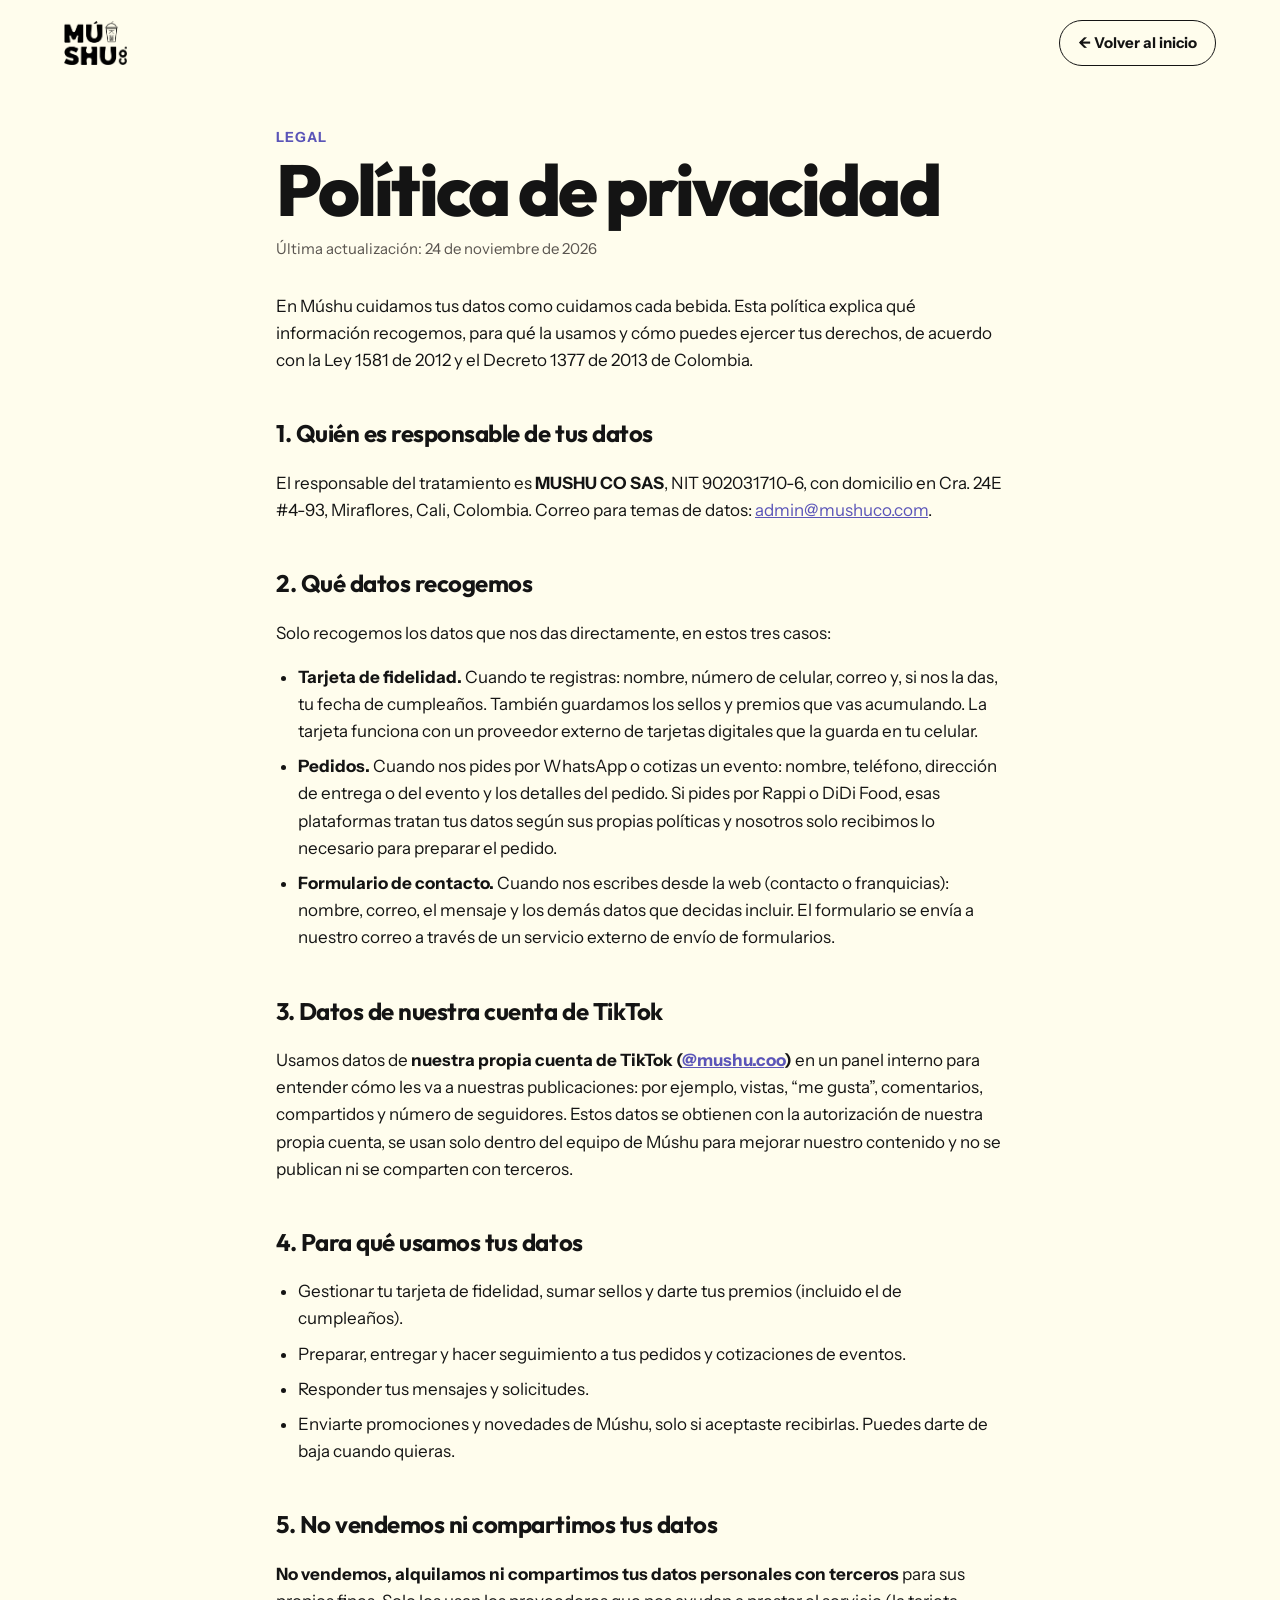
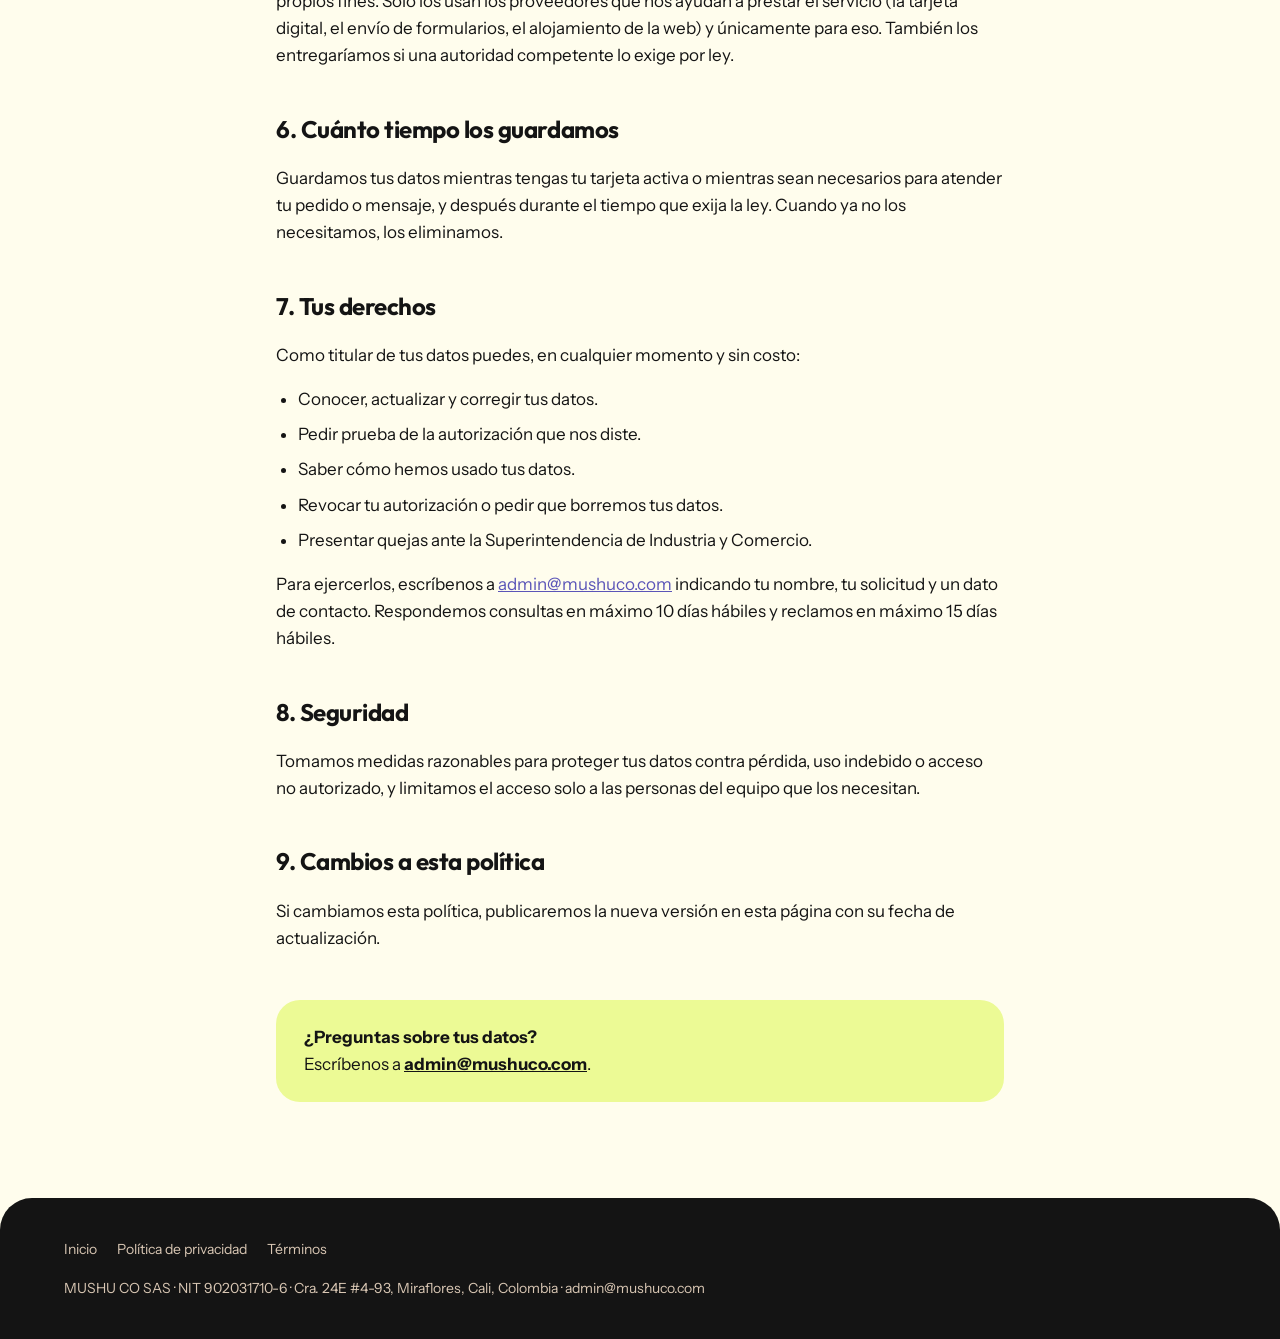
<file: privacidad.html>
<!DOCTYPE html>
<html lang="es">
<head>
<meta charset="utf-8">
<meta name="viewport" content="width=device-width, initial-scale=1">
<title>Política de privacidad · Múshu</title>
<meta name="description" content="Política de privacidad y tratamiento de datos personales de MUSHU CO SAS (Múshu Bubble Tea & Coffee, Cali).">
<link rel="icon" type="image/png" href="/assets/brand/mascot-k.png">
<link rel="preconnect" href="https://fonts.googleapis.com">
<link href="https://fonts.googleapis.com/css2?family=Outfit:wght@700;800&family=Instrument+Sans:wght@400;500;600;700&display=swap" rel="stylesheet">
<link rel="stylesheet" href="/legal.css">
</head>
<body>
<header class="top">
  <a href="/" class="logo"><img src="/assets/brand/logo-k.webp" alt="Múshu"></a>
  <a href="/" class="back">← Volver al inicio</a>
</header>

<main class="doc">
  <p class="kicker">Legal</p>
  <h1>Política de privacidad</h1>
  <p class="updated">Última actualización: 24 de noviembre de 2026</p>

  <p>En Múshu cuidamos tus datos como cuidamos cada bebida. Esta política explica qué información recogemos, para qué la usamos y cómo puedes ejercer tus derechos, de acuerdo con la Ley 1581 de 2012 y el Decreto 1377 de 2013 de Colombia.</p>

  <h2>1. Quién es responsable de tus datos</h2>
  <p>El responsable del tratamiento es <strong>MUSHU CO SAS</strong>, NIT 902031710-6, con domicilio en Cra. 24E #4-93, Miraflores, Cali, Colombia. Correo para temas de datos: <a href="mailto:admin@mushuco.com">admin@mushuco.com</a>.</p>

  <h2>2. Qué datos recogemos</h2>
  <p>Solo recogemos los datos que nos das directamente, en estos tres casos:</p>
  <ul>
    <li><strong>Tarjeta de fidelidad.</strong> Cuando te registras: nombre, número de celular, correo y, si nos la das, tu fecha de cumpleaños. También guardamos los sellos y premios que vas acumulando. La tarjeta funciona con un proveedor externo de tarjetas digitales que la guarda en tu celular.</li>
    <li><strong>Pedidos.</strong> Cuando nos pides por WhatsApp o cotizas un evento: nombre, teléfono, dirección de entrega o del evento y los detalles del pedido. Si pides por Rappi o DiDi Food, esas plataformas tratan tus datos según sus propias políticas y nosotros solo recibimos lo necesario para preparar el pedido.</li>
    <li><strong>Formulario de contacto.</strong> Cuando nos escribes desde la web (contacto o franquicias): nombre, correo, el mensaje y los demás datos que decidas incluir. El formulario se envía a nuestro correo a través de un servicio externo de envío de formularios.</li>
  </ul>

  <h2>3. Datos de nuestra cuenta de TikTok</h2>
  <p>Usamos datos de <strong>nuestra propia cuenta de TikTok (<a href="https://www.tiktok.com/@mushu.coo" target="_blank" rel="noopener">@mushu.coo</a>)</strong> en un panel interno para entender cómo les va a nuestras publicaciones: por ejemplo, vistas, “me gusta”, comentarios, compartidos y número de seguidores. Estos datos se obtienen con la autorización de nuestra propia cuenta, se usan solo dentro del equipo de Múshu para mejorar nuestro contenido y no se publican ni se comparten con terceros.</p>

  <h2>4. Para qué usamos tus datos</h2>
  <ul>
    <li>Gestionar tu tarjeta de fidelidad, sumar sellos y darte tus premios (incluido el de cumpleaños).</li>
    <li>Preparar, entregar y hacer seguimiento a tus pedidos y cotizaciones de eventos.</li>
    <li>Responder tus mensajes y solicitudes.</li>
    <li>Enviarte promociones y novedades de Múshu, solo si aceptaste recibirlas. Puedes darte de baja cuando quieras.</li>
  </ul>

  <h2>5. No vendemos ni compartimos tus datos</h2>
  <p><strong>No vendemos, alquilamos ni compartimos tus datos personales con terceros</strong> para sus propios fines. Solo los usan los proveedores que nos ayudan a prestar el servicio (la tarjeta digital, el envío de formularios, el alojamiento de la web) y únicamente para eso. También los entregaríamos si una autoridad competente lo exige por ley.</p>

  <h2>6. Cuánto tiempo los guardamos</h2>
  <p>Guardamos tus datos mientras tengas tu tarjeta activa o mientras sean necesarios para atender tu pedido o mensaje, y después durante el tiempo que exija la ley. Cuando ya no los necesitamos, los eliminamos.</p>

  <h2>7. Tus derechos</h2>
  <p>Como titular de tus datos puedes, en cualquier momento y sin costo:</p>
  <ul>
    <li>Conocer, actualizar y corregir tus datos.</li>
    <li>Pedir prueba de la autorización que nos diste.</li>
    <li>Saber cómo hemos usado tus datos.</li>
    <li>Revocar tu autorización o pedir que borremos tus datos.</li>
    <li>Presentar quejas ante la Superintendencia de Industria y Comercio.</li>
  </ul>
  <p>Para ejercerlos, escríbenos a <a href="mailto:admin@mushuco.com">admin@mushuco.com</a> indicando tu nombre, tu solicitud y un dato de contacto. Respondemos consultas en máximo 10 días hábiles y reclamos en máximo 15 días hábiles.</p>

  <h2>8. Seguridad</h2>
  <p>Tomamos medidas razonables para proteger tus datos contra pérdida, uso indebido o acceso no autorizado, y limitamos el acceso solo a las personas del equipo que los necesitan.</p>

  <h2>9. Cambios a esta política</h2>
  <p>Si cambiamos esta política, publicaremos la nueva versión en esta página con su fecha de actualización.</p>

  <div class="contact-box">
    <p><strong>¿Preguntas sobre tus datos?</strong></p>
    <p>Escríbenos a <a href="mailto:admin@mushuco.com">admin@mushuco.com</a>.</p>
  </div>
</main>

<footer class="foot">
  <nav><a href="/">Inicio</a><a href="/privacidad">Política de privacidad</a><a href="/terminos">Términos</a></nav>
  <p class="legal">MUSHU CO SAS · NIT 902031710-6 · Cra. 24E #4-93, Miraflores, Cali, Colombia · <a href="mailto:admin@mushuco.com">admin@mushuco.com</a></p>
</footer>
</body>
</html>
</file>
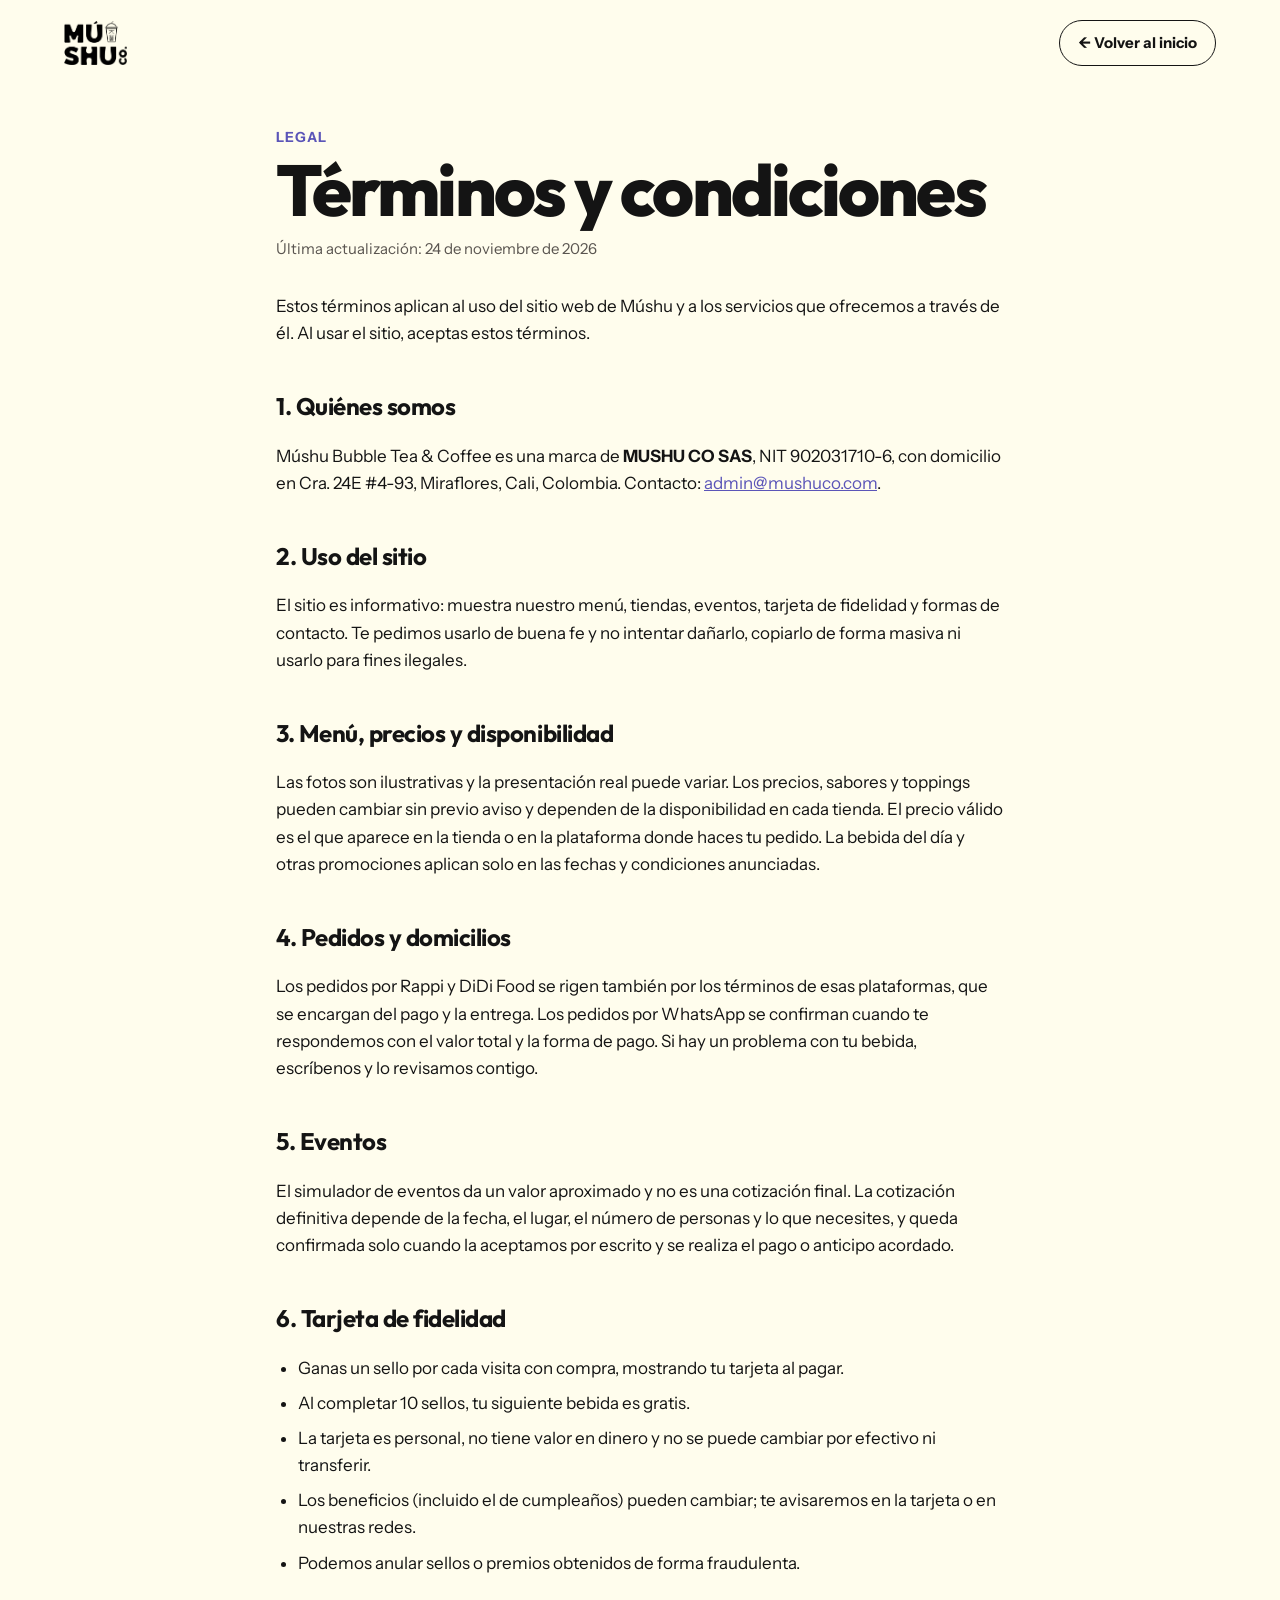
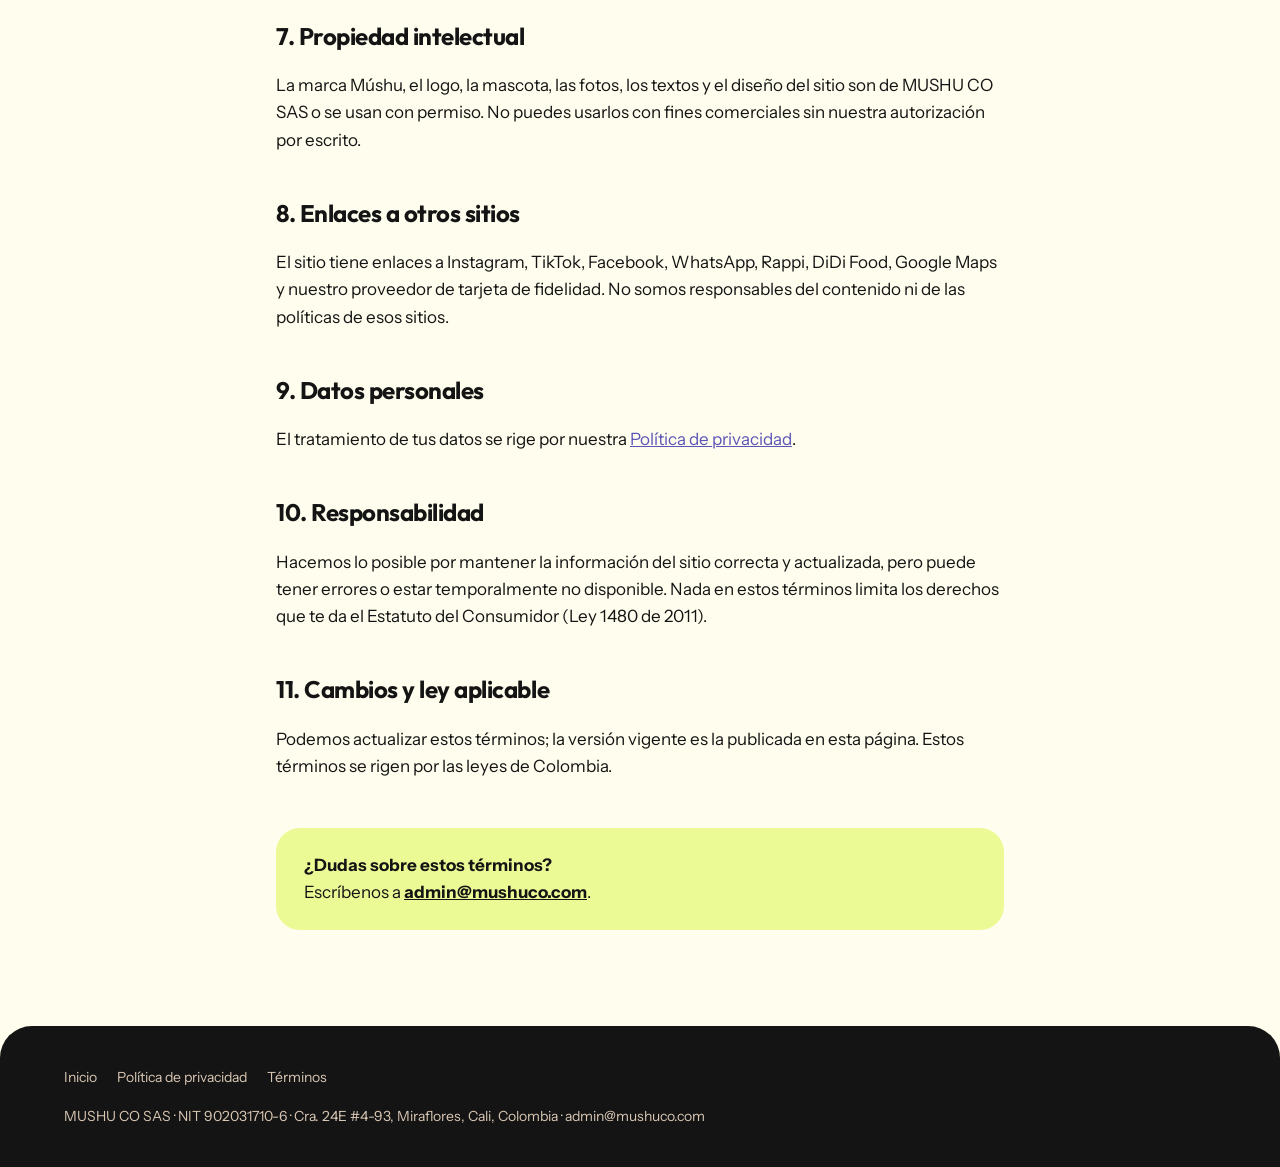
<file: terminos.html>
<!DOCTYPE html>
<html lang="es">
<head>
<meta charset="utf-8">
<meta name="viewport" content="width=device-width, initial-scale=1">
<title>Términos y condiciones · Múshu</title>
<meta name="description" content="Términos y condiciones de uso del sitio web, pedidos, eventos y tarjeta de fidelidad de Múshu (MUSHU CO SAS, Cali).">
<link rel="icon" type="image/png" href="/assets/brand/mascot-k.png">
<link rel="preconnect" href="https://fonts.googleapis.com">
<link href="https://fonts.googleapis.com/css2?family=Outfit:wght@700;800&family=Instrument+Sans:wght@400;500;600;700&display=swap" rel="stylesheet">
<link rel="stylesheet" href="/legal.css">
</head>
<body>
<header class="top">
  <a href="/" class="logo"><img src="/assets/brand/logo-k.webp" alt="Múshu"></a>
  <a href="/" class="back">← Volver al inicio</a>
</header>

<main class="doc">
  <p class="kicker">Legal</p>
  <h1>Términos y condiciones</h1>
  <p class="updated">Última actualización: 24 de noviembre de 2026</p>

  <p>Estos términos aplican al uso del sitio web de Múshu y a los servicios que ofrecemos a través de él. Al usar el sitio, aceptas estos términos.</p>

  <h2>1. Quiénes somos</h2>
  <p>Múshu Bubble Tea &amp; Coffee es una marca de <strong>MUSHU CO SAS</strong>, NIT 902031710-6, con domicilio en Cra. 24E #4-93, Miraflores, Cali, Colombia. Contacto: <a href="mailto:admin@mushuco.com">admin@mushuco.com</a>.</p>

  <h2>2. Uso del sitio</h2>
  <p>El sitio es informativo: muestra nuestro menú, tiendas, eventos, tarjeta de fidelidad y formas de contacto. Te pedimos usarlo de buena fe y no intentar dañarlo, copiarlo de forma masiva ni usarlo para fines ilegales.</p>

  <h2>3. Menú, precios y disponibilidad</h2>
  <p>Las fotos son ilustrativas y la presentación real puede variar. Los precios, sabores y toppings pueden cambiar sin previo aviso y dependen de la disponibilidad en cada tienda. El precio válido es el que aparece en la tienda o en la plataforma donde haces tu pedido. La bebida del día y otras promociones aplican solo en las fechas y condiciones anunciadas.</p>

  <h2>4. Pedidos y domicilios</h2>
  <p>Los pedidos por Rappi y DiDi Food se rigen también por los términos de esas plataformas, que se encargan del pago y la entrega. Los pedidos por WhatsApp se confirman cuando te respondemos con el valor total y la forma de pago. Si hay un problema con tu bebida, escríbenos y lo revisamos contigo.</p>

  <h2>5. Eventos</h2>
  <p>El simulador de eventos da un valor aproximado y no es una cotización final. La cotización definitiva depende de la fecha, el lugar, el número de personas y lo que necesites, y queda confirmada solo cuando la aceptamos por escrito y se realiza el pago o anticipo acordado.</p>

  <h2>6. Tarjeta de fidelidad</h2>
  <ul>
    <li>Ganas un sello por cada visita con compra, mostrando tu tarjeta al pagar.</li>
    <li>Al completar 10 sellos, tu siguiente bebida es gratis.</li>
    <li>La tarjeta es personal, no tiene valor en dinero y no se puede cambiar por efectivo ni transferir.</li>
    <li>Los beneficios (incluido el de cumpleaños) pueden cambiar; te avisaremos en la tarjeta o en nuestras redes.</li>
    <li>Podemos anular sellos o premios obtenidos de forma fraudulenta.</li>
  </ul>

  <h2>7. Propiedad intelectual</h2>
  <p>La marca Múshu, el logo, la mascota, las fotos, los textos y el diseño del sitio son de MUSHU CO SAS o se usan con permiso. No puedes usarlos con fines comerciales sin nuestra autorización por escrito.</p>

  <h2>8. Enlaces a otros sitios</h2>
  <p>El sitio tiene enlaces a Instagram, TikTok, Facebook, WhatsApp, Rappi, DiDi Food, Google Maps y nuestro proveedor de tarjeta de fidelidad. No somos responsables del contenido ni de las políticas de esos sitios.</p>

  <h2>9. Datos personales</h2>
  <p>El tratamiento de tus datos se rige por nuestra <a href="/privacidad">Política de privacidad</a>.</p>

  <h2>10. Responsabilidad</h2>
  <p>Hacemos lo posible por mantener la información del sitio correcta y actualizada, pero puede tener errores o estar temporalmente no disponible. Nada en estos términos limita los derechos que te da el Estatuto del Consumidor (Ley 1480 de 2011).</p>

  <h2>11. Cambios y ley aplicable</h2>
  <p>Podemos actualizar estos términos; la versión vigente es la publicada en esta página. Estos términos se rigen por las leyes de Colombia.</p>

  <div class="contact-box">
    <p><strong>¿Dudas sobre estos términos?</strong></p>
    <p>Escríbenos a <a href="mailto:admin@mushuco.com">admin@mushuco.com</a>.</p>
  </div>
</main>

<footer class="foot">
  <nav><a href="/">Inicio</a><a href="/privacidad">Política de privacidad</a><a href="/terminos">Términos</a></nav>
  <p class="legal">MUSHU CO SAS · NIT 902031710-6 · Cra. 24E #4-93, Miraflores, Cali, Colombia · <a href="mailto:admin@mushuco.com">admin@mushuco.com</a></p>
</footer>
</body>
</html>
</file>
<file: legal.css>
html,body{margin:0;padding:0;background:#FFFDED;color:#141414;-webkit-font-smoothing:antialiased}
*{box-sizing:border-box}
body{font-family:'Instrument Sans',system-ui,sans-serif;font-size:17px;line-height:1.6}
a{color:#5B55B8}
a:hover{color:#141414}
.top{display:flex;align-items:center;justify-content:space-between;gap:16px;padding:20px clamp(16px,5vw,72px)}
.logo{display:flex;height:44px}
.logo img{height:100%;width:auto;display:block}
.back{color:#141414;font-weight:700;text-decoration:none;font-size:15px;border:1.5px solid #141414;border-radius:999px;padding:10px 18px;white-space:nowrap}
.back:hover{background:#141414;color:#FFFDED}
.doc{max-width:760px;margin:0 auto;padding:40px 16px 96px}
.kicker{margin:0 0 8px;font-weight:700;font-size:14px;letter-spacing:.08em;text-transform:uppercase;color:#5B55B8}
h1{font-family:'Outfit',sans-serif;font-weight:800;font-size:clamp(40px,8vw,72px);line-height:.95;letter-spacing:-0.04em;margin:0 0 12px}
.updated{margin:0 0 32px;color:#5A5550;font-size:15px}
h2{font-family:'Outfit',sans-serif;font-weight:700;font-size:24px;letter-spacing:-0.02em;margin:40px 0 10px}
ul{padding-left:22px}
li{margin-bottom:8px}
.contact-box{margin-top:48px;padding:24px 28px;border-radius:24px;background:#ECFA95}
.contact-box p{margin:0}
.contact-box a{color:#141414;font-weight:700}
.foot{background:#141414;color:#D9C7B4;padding:40px clamp(16px,5vw,72px);border-radius:32px 32px 0 0;font-size:14px}
.foot nav{display:flex;flex-wrap:wrap;gap:20px;margin-bottom:16px}
.foot a{color:#D9C7B4;text-decoration:none}
.foot a:hover{color:#ECFA95}
.foot .legal{margin:0}
</file>
